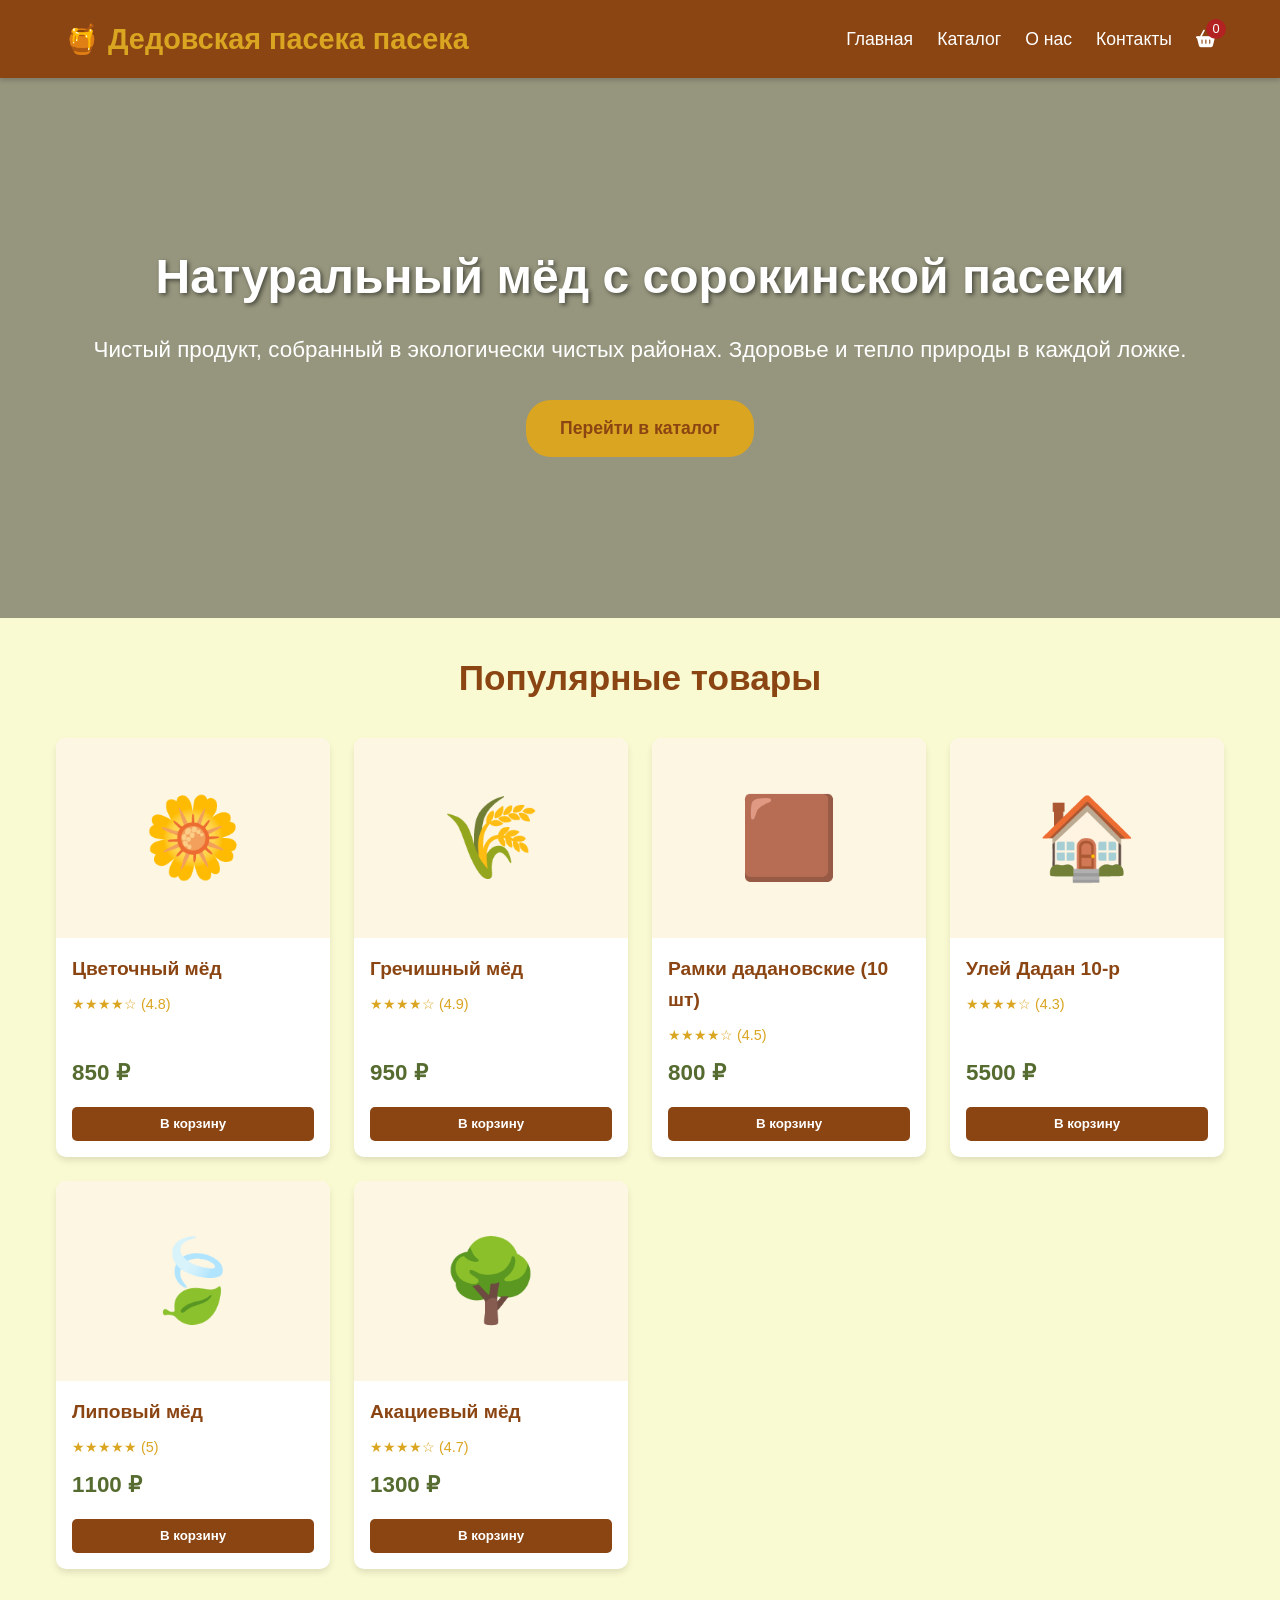
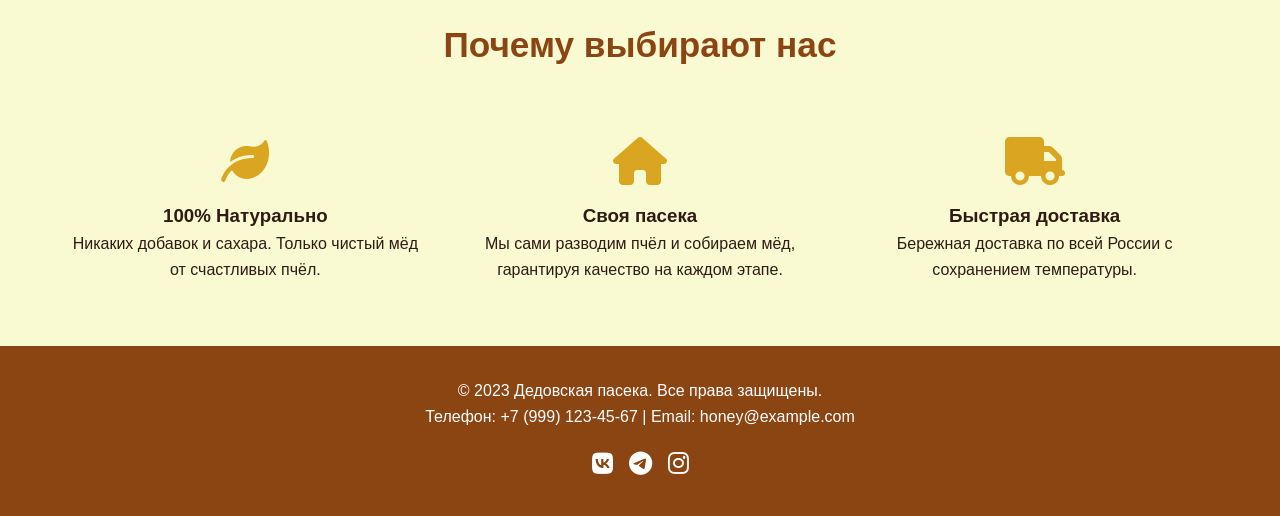
<file: index.html>
<!DOCTYPE html>
<html lang="ru">
<head>
    <meta charset="UTF-8">
    <meta name="viewport" content="width=device-width, initial-scale=1.0">
    <meta name="description" content="Дедовская пасека - натуральный мёд напрямую от пасечника.">
    <title>Дедовская пасека - Натуральный мёд</title>
    <link rel="stylesheet" href="https://cdnjs.cloudflare.com/ajax/libs/font-awesome/6.0.0/css/all.min.css">
    <link rel="stylesheet" href="style.css">
</head>
<body>
    <!-- Шапка -->
    <header>
        <a href="index.html" class="logo">🍯 Дедовская пасека пасека</a>
        <button id="hamburger" class="hamburger"><i class="fas fa-bars"></i></button>
        <ul id="nav-links" class="nav-links">
            <li><a href="index.html">Главная</a></li>
            <li><a href="catalog.html">Каталог</a></li>
            <li><a href="about.html">О нас</a></li>
            <li><a href="contacts.html">Контакты</a></li>
            <li>
                <a href="cart.html" class="cart-icon">
                    <i class="fas fa-shopping-basket"></i>
                    <span id="cart-count">0</span>
                </a>
            </li>
        </ul>
    </header>

    <!-- Главный баннер -->
    <section class="hero">
        <h1>Натуральный мёд с сорокинской пасеки</h1>
        <p>Чистый продукт, собранный в экологически чистых районах. Здоровье и тепло природы в каждой ложке.</p>
        <a href="catalog.html" class="btn">Перейти в каталог</a>
    </section>

    <!-- Популярные товары -->
    <main class="container">
        <h2 class="section-title">Популярные товары</h2>
        <div id="popular-products" class="products-grid">
            <!-- Товары генерируются через JS -->
        </div>

        <!-- Почему выбирают нас -->
        <h2 class="section-title" style="margin-top: 3rem;">Почему выбирают нас</h2>
        <div class="features">
            <div class="feature-item">
                <i class="fas fa-leaf"></i>
                <h3>100% Натурально</h3>
                <p>Никаких добавок и сахара. Только чистый мёд от счастливых пчёл.</p>
            </div>
            <div class="feature-item">
                <i class="fas fa-home"></i>
                <h3>Своя пасека</h3>
                <p>Мы сами разводим пчёл и собираем мёд, гарантируя качество на каждом этапе.</p>
            </div>
            <div class="feature-item">
                <i class="fas fa-truck"></i>
                <h3>Быстрая доставка</h3>
                <p>Бережная доставка по всей России с сохранением температуры.</p>
            </div>
        </div>
    </main>

    <!-- Подвал -->
    <footer>
        <p>&copy; 2023 Дедовская пасека. Все права защищены.</p>
        <p>Телефон: +7 (999) 123-45-67 | Email: honey@example.com</p>
        <div class="social-links">
            <a href="#"><i class="fab fa-vk"></i></a>
            <a href="#"><i class="fab fa-telegram"></i></a>
            <a href="#"><i class="fab fa-instagram"></i></a>
        </div>
    </footer>

    <script src="products.js"></script>
    <script src="script.js"></script>
</body>
</html>
</file>
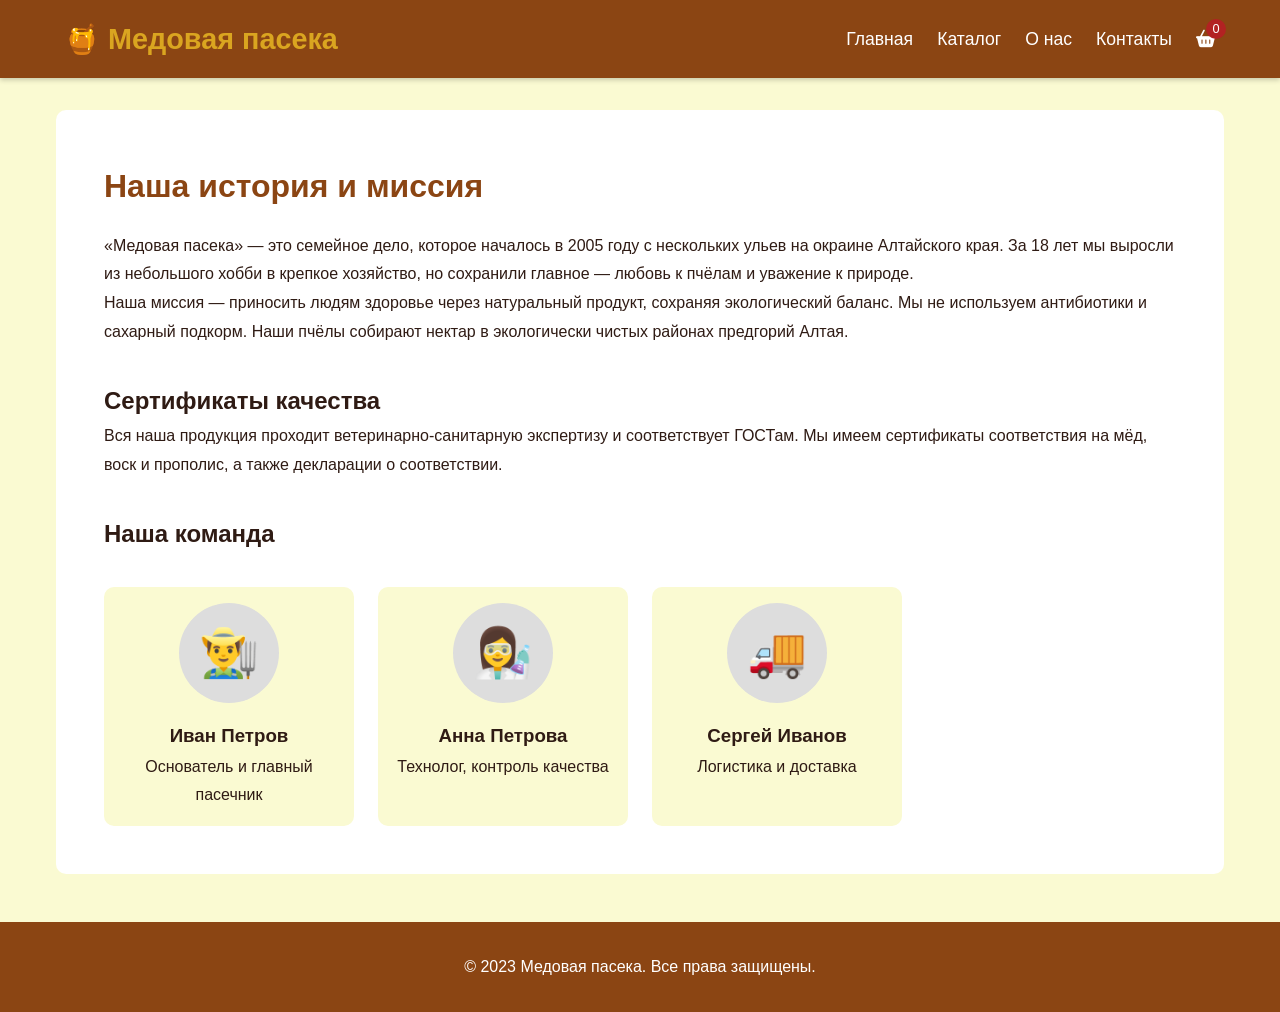
<file: about.html>
<!DOCTYPE html>
<html lang="ru">
<head>
    <meta charset="UTF-8">
    <meta name="viewport" content="width=device-width, initial-scale=1.0">
    <meta name="description" content="История пасеки, наша миссия и команда.">
    <title>О нас - Медовая пасека</title>
    <link rel="stylesheet" href="https://cdnjs.cloudflare.com/ajax/libs/font-awesome/6.0.0/css/all.min.css">
    <link rel="stylesheet" href="style.css">
</head>
<body>
    <header>
        <a href="index.html" class="logo">🍯 Медовая пасека</a>
        <button id="hamburger" class="hamburger"><i class="fas fa-bars"></i></button>
        <ul id="nav-links" class="nav-links">
            <li><a href="index.html">Главная</a></li>
            <li><a href="catalog.html">Каталог</a></li>
            <li><a href="about.html">О нас</a></li>
            <li><a href="contacts.html">Контакты</a></li>
            <li>
                <a href="cart.html" class="cart-icon">
                    <i class="fas fa-shopping-basket"></i>
                    <span id="cart-count">0</span>
                </a>
            </li>
        </ul>
    </header>

    <main class="container">
        <div class="content-page">
            <h1>Наша история и миссия</h1>
            <p>«Медовая пасека» — это семейное дело, которое началось в 2005 году с нескольких ульев на окраине Алтайского края. За 18 лет мы выросли из небольшого хобби в крепкое хозяйство, но сохранили главное — любовь к пчёлам и уважение к природе.</p>
            <p>Наша миссия — приносить людям здоровье через натуральный продукт, сохраняя экологический баланс. Мы не используем антибиотики и сахарный подкорм. Наши пчёлы собирают нектар в экологически чистых районах предгорий Алтая.</p>
            
            <h2 style="margin-top: 2rem;">Сертификаты качества</h2>
            <p>Вся наша продукция проходит ветеринарно-санитарную экспертизу и соответствует ГОСТам. Мы имеем сертификаты соответствия на мёд, воск и прополис, а также декларации о соответствии.</p>
            
            <h2 style="margin-top: 2rem;">Наша команда</h2>
            <div class="team-grid">
                <div class="team-card">
                    <div class="avatar">👨‍🌾</div>
                    <h3>Иван Петров</h3>
                    <p>Основатель и главный пасечник</p>
                </div>
                <div class="team-card">
                    <div class="avatar">👩‍🔬</div>
                    <h3>Анна Петрова</h3>
                    <p>Технолог, контроль качества</p>
                </div>
                <div class="team-card">
                    <div class="avatar">🚚</div>
                    <h3>Сергей Иванов</h3>
                    <p>Логистика и доставка</p>
                </div>
            </div>
        </div>
    </main>

    <footer>
        <p>&copy; 2023 Медовая пасека. Все права защищены.</p>
    </footer>

    <script src="products.js"></script>
    <script src="script.js"></script>
</body>
</html>
</file>
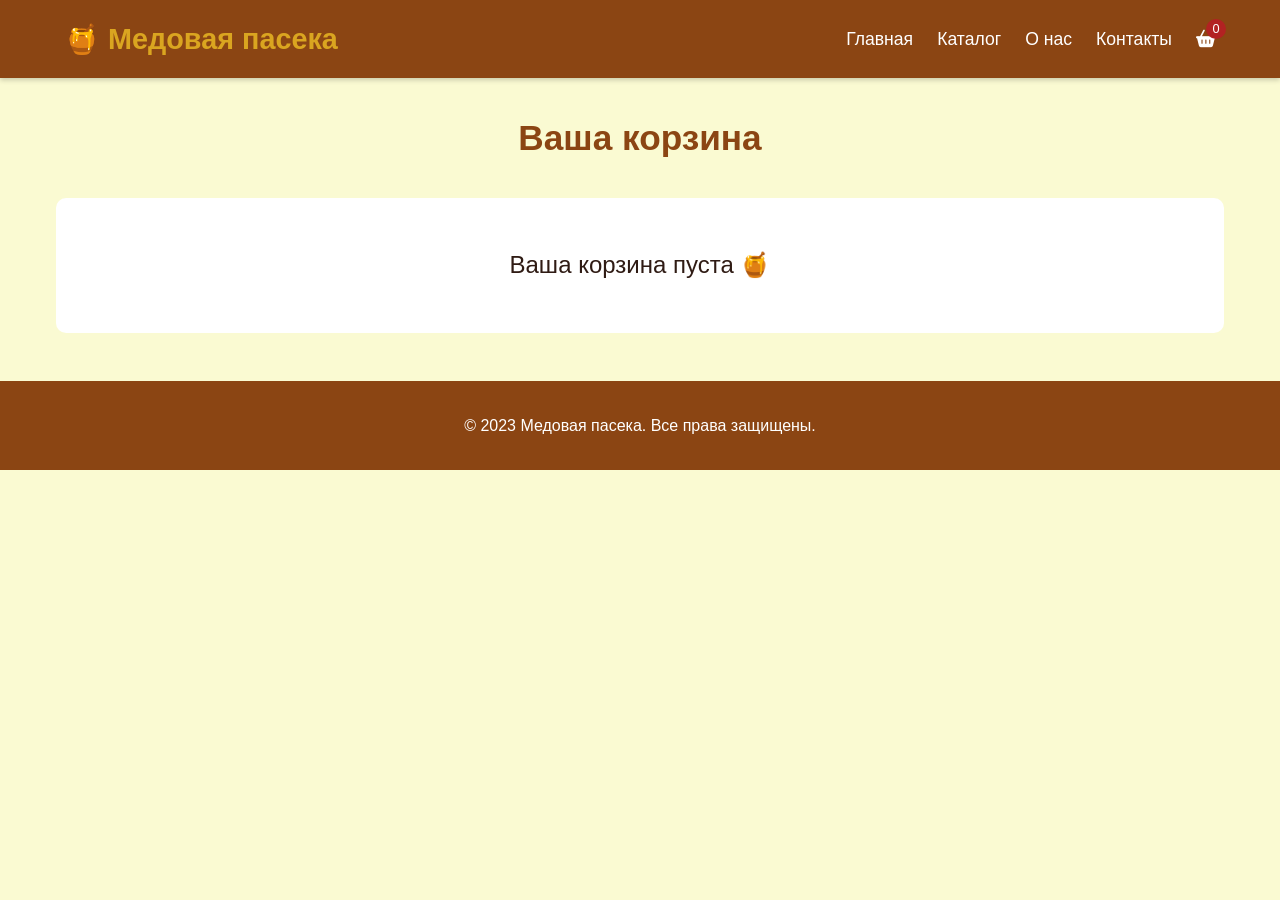
<file: cart.html>
<!DOCTYPE html>
<html lang="ru">
<head>
    <meta charset="UTF-8">
    <meta name="viewport" content="width=device-width, initial-scale=1.0">
    <title>Корзина - Медовая пасека</title>
    <link rel="stylesheet" href="https://cdnjs.cloudflare.com/ajax/libs/font-awesome/6.0.0/css/all.min.css">
    <link rel="stylesheet" href="style.css">
</head>
<body>
    <header>
        <a href="index.html" class="logo">🍯 Медовая пасека</a>
        <button id="hamburger" class="hamburger"><i class="fas fa-bars"></i></button>
        <ul id="nav-links" class="nav-links">
            <li><a href="index.html">Главная</a></li>
            <li><a href="catalog.html">Каталог</a></li>
            <li><a href="about.html">О нас</a></li>
            <li><a href="contacts.html">Контакты</a></li>
            <li>
                <a href="cart.html" class="cart-icon">
                    <i class="fas fa-shopping-basket"></i>
                    <span id="cart-count">0</span>
                </a>
            </li>
        </ul>
    </header>

    <main class="container">
        <h1 class="section-title">Ваша корзина</h1>
        
        <div id="cart-container">
            <!-- Рендер через JS -->
        </div>

        <div id="cart-summary" class="cart-summary">
            <div class="promo-group">
                <input type="text" id="promo-input" placeholder="Промокод (попробуйте HONEY10)">
                <button class="btn" onclick="applyPromo()" style="padding: 0.5rem 1rem; font-size: 0.9rem;">Применить</button>
            </div>
            <div>Итого: <span id="total-price" class="total-price">0 ₽</span></div>
            <button class="btn" onclick="checkout()">Оформить заказ</button>
        </div>
    </main>

    <!-- Модальное окно оформления заказа -->
    <div id="checkout-modal" class="modal-overlay">
        <div class="modal-content">
            <button class="modal-close" onclick="closeModal()">&times;</button>
            <h2 style="margin-bottom:1.5rem; color:var(--secondary);">Оформление заказа</h2>
            <form onsubmit="submitOrder(event)">
                <div class="form-group">
                    <label>Ваше имя *</label>
                    <input type="text" id="cust-name" required>
                </div>
                <div class="form-group">
                    <label>Телефон *</label>
                    <input type="tel" id="cust-phone" placeholder="+7 (___) ___-__-__" required>
                </div>
                <div class="form-group">
                    <label>Адрес доставки *</label>
                    <input type="text" id="cust-address" required>
                </div>
                <div class="form-group">
                    <label>Комментарий</label>
                    <textarea id="cust-comment"></textarea>
                </div>
                <button type="submit" class="btn" style="width:100%;">Отправить заказ</button>
            </form>
        </div>
    </div>

    <footer>
        <p>&copy; 2023 Медовая пасека. Все права защищены.</p>
    </footer>

    <script src="products.js"></script>
    <script src="script.js"></script>
</body>
</html>
</file>
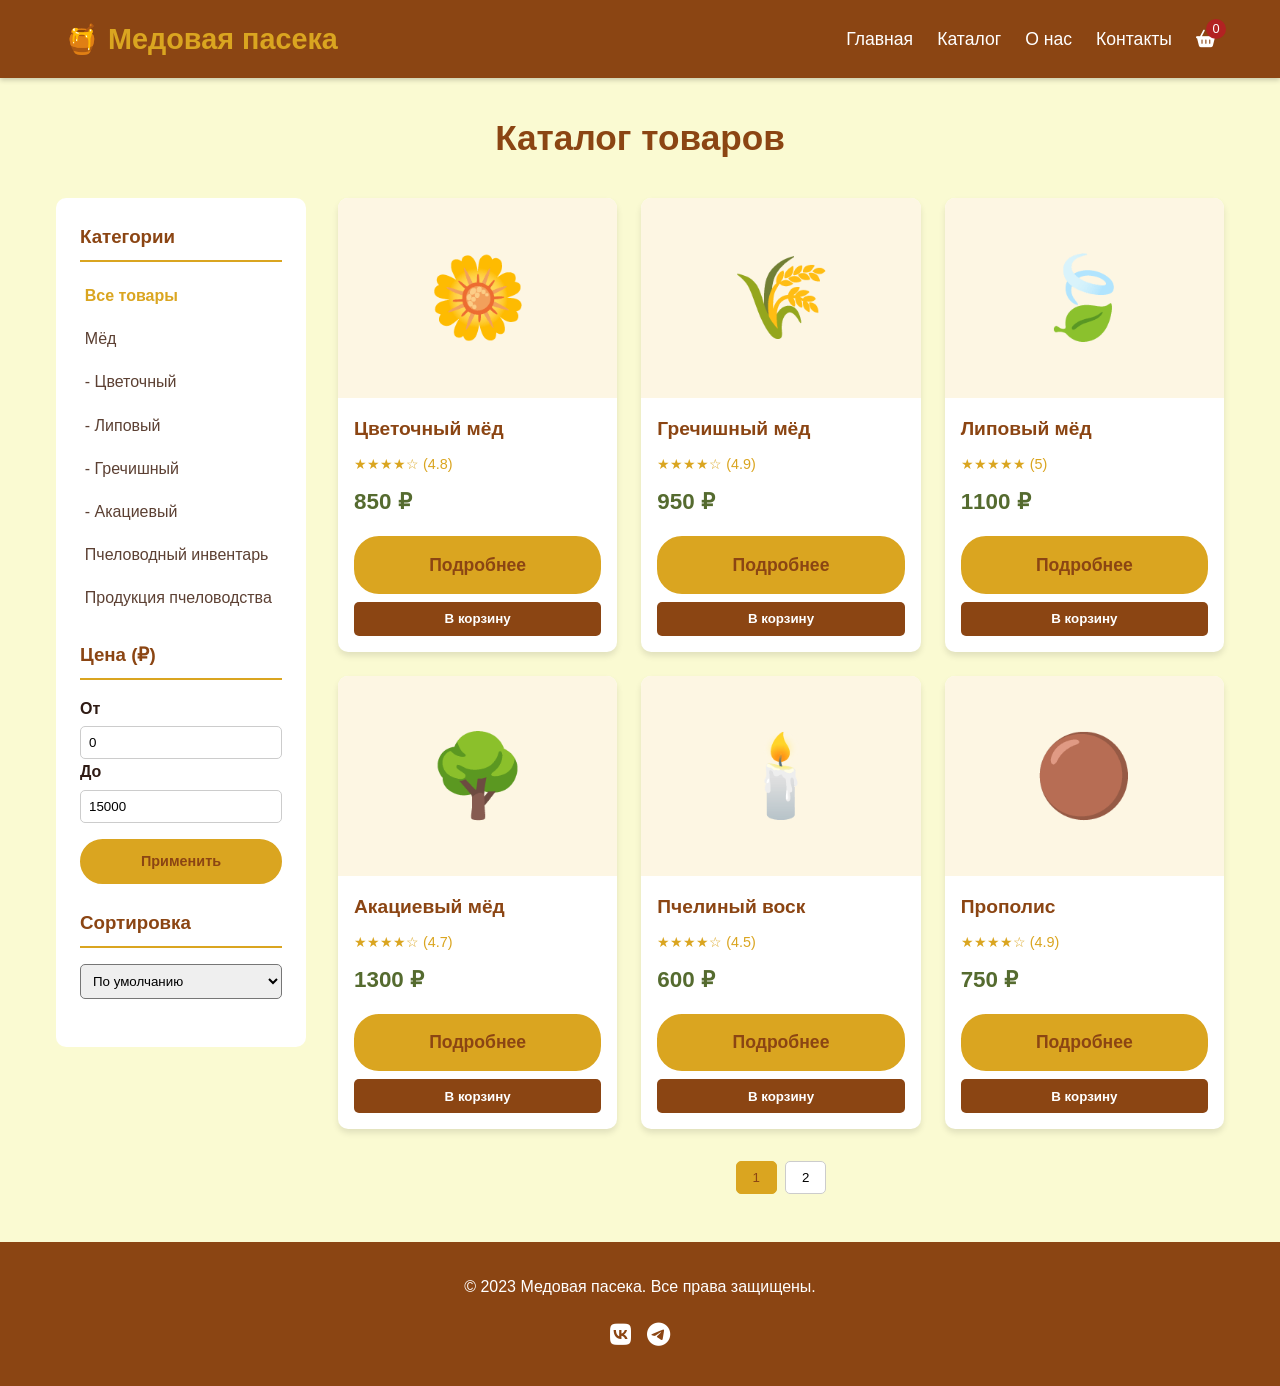
<file: catalog.html>
<!DOCTYPE html>
<html lang="ru">
<head>
    <meta charset="UTF-8">
    <meta name="viewport" content="width=device-width, initial-scale=1.0">
    <meta name="description" content="Каталог товаров: мёд, пчеловодный инвентарь, продукция пчеловодства.">
    <title>Каталог - Медовая пасека</title>
    <link rel="stylesheet" href="https://cdnjs.cloudflare.com/ajax/libs/font-awesome/6.0.0/css/all.min.css">
    <link rel="stylesheet" href="style.css">
</head>
<body>
    <header>
        <a href="index.html" class="logo">🍯 Медовая пасека</a>
        <button id="hamburger" class="hamburger"><i class="fas fa-bars"></i></button>
        <ul id="nav-links" class="nav-links">
            <li><a href="index.html">Главная</a></li>
            <li><a href="catalog.html">Каталог</a></li>
            <li><a href="about.html">О нас</a></li>
            <li><a href="contacts.html">Контакты</a></li>
            <li>
                <a href="cart.html" class="cart-icon">
                    <i class="fas fa-shopping-basket"></i>
                    <span id="cart-count">0</span>
                </a>
            </li>
        </ul>
    </header>

    <main class="container">
        <h1 class="section-title">Каталог товаров</h1>
        <div class="catalog-layout">
            <!-- Сайдбар -->
            <aside class="sidebar">
                <h3>Категории</h3>
                <ul>
                    <li><a href="#" data-cat="all" class="active">Все товары</a></li>
                    <li><a href="#" data-cat="honey">Мёд</a></li>
                    <li><a href="#" data-cat="flower"> - Цветочный</a></li>
                    <li><a href="#" data-cat="linden"> - Липовый</a></li>
                    <li><a href="#" data-cat="buckwheat"> - Гречишный</a></li>
                    <li><a href="#" data-cat="acacia"> - Акациевый</a></li>
                    <li><a href="#" data-cat="equipment">Пчеловодный инвентарь</a></li>
                    <li><a href="#" data-cat="bee-products">Продукция пчеловодства</a></li>
                </ul>

                <div class="filter-group">
                    <h3>Цена (₽)</h3>
                    <label>От</label>
                    <input type="number" id="min-price" value="0">
                    <label>До</label>
                    <input type="number" id="max-price" value="15000">
                    <button id="apply-filter" class="btn" style="margin-top:1rem; width:100%; font-size:0.9rem;">Применить</button>
                </div>

                <div class="filter-group">
                    <h3>Сортировка</h3>
                    <select id="sort-select" style="width:100%; padding:0.5rem; border-radius:5px;">
                        <option value="default">По умолчанию</option>
                        <option value="price-asc">Цена: по возрастанию</option>
                        <option value="price-desc">Цена: по убыванию</option>
                        <option value="name">По названию</option>
                    </select>
                </div>
            </aside>

            <!-- Товары -->
            <div class="catalog-main">
                <div id="catalog-grid" class="products-grid">
                    <!-- Рендер через JS -->
                </div>
                <div id="pagination" class="pagination">
                    <!-- Пагинация через JS -->
                </div>
            </div>
        </div>
    </main>

    <footer>
        <p>&copy; 2023 Медовая пасека. Все права защищены.</p>
        <div class="social-links">
            <a href="#"><i class="fab fa-vk"></i></a>
            <a href="#"><i class="fab fa-telegram"></i></a>
        </div>
    </footer>

    <script src="products.js"></script>
    <script src="script.js"></script>
</body>
</html>
</file>
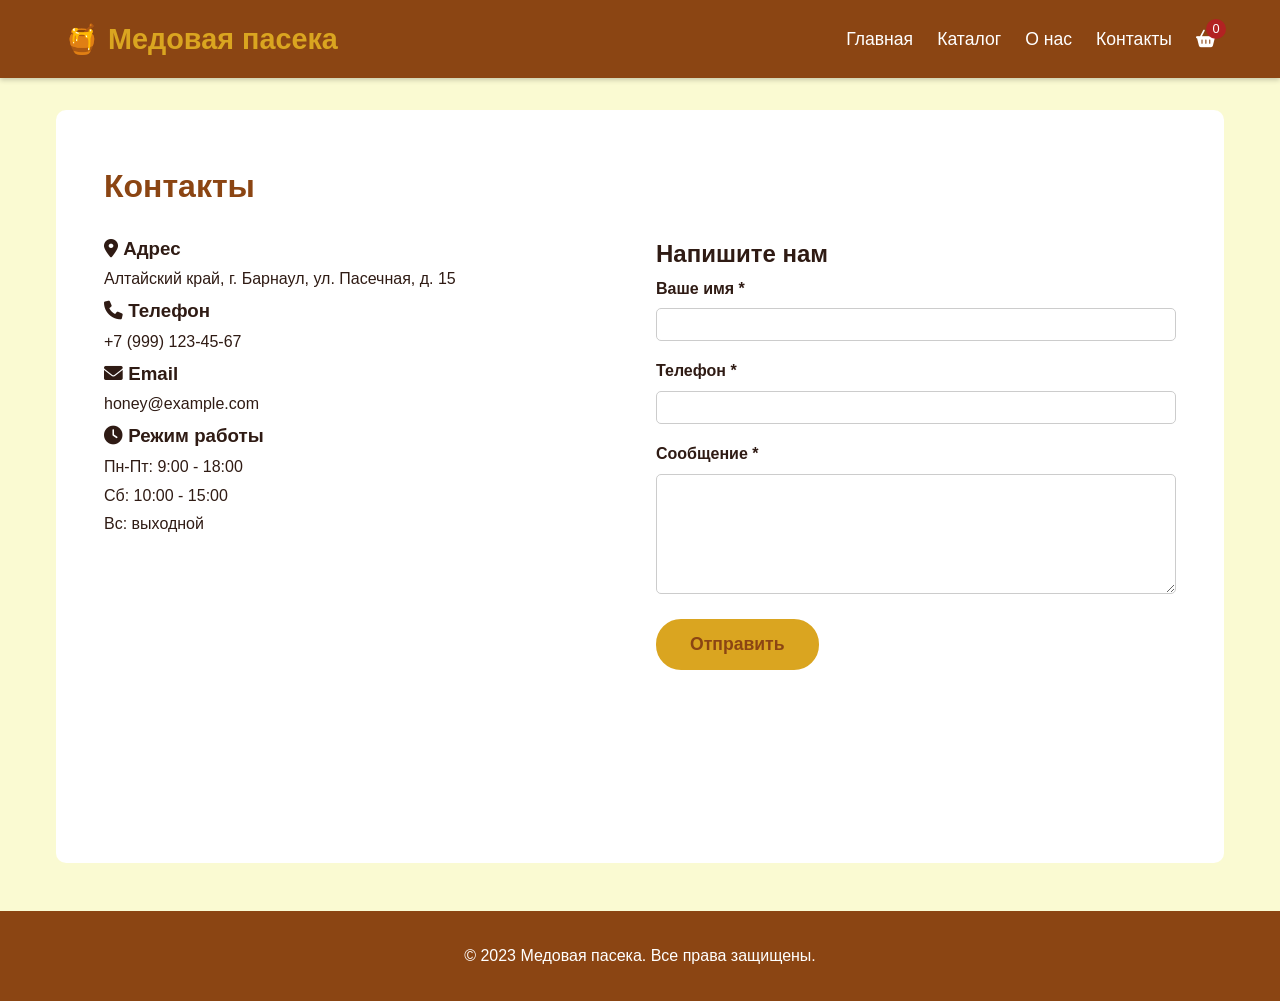
<file: contacts.html>
<!DOCTYPE html>
<html lang="ru">
<head>
    <meta charset="UTF-8">
    <meta name="viewport" content="width=device-width, initial-scale=1.0">
    <meta name="description" content="Контакты медовой пасеки. Адрес, телефон, форма обратной связи.">
    <title>Контакты - Медовая пасека</title>
    <link rel="stylesheet" href="https://cdnjs.cloudflare.com/ajax/libs/font-awesome/6.0.0/css/all.min.css">
    <link rel="stylesheet" href="style.css">
</head>
<body>
    <header>
        <a href="index.html" class="logo">🍯 Медовая пасека</a>
        <button id="hamburger" class="hamburger"><i class="fas fa-bars"></i></button>
        <ul id="nav-links" class="nav-links">
            <li><a href="index.html">Главная</a></li>
            <li><a href="catalog.html">Каталог</a></li>
            <li><a href="about.html">О нас</a></li>
            <li><a href="contacts.html">Контакты</a></li>
            <li>
                <a href="cart.html" class="cart-icon">
                    <i class="fas fa-shopping-basket"></i>
                    <span id="cart-count">0</span>
                </a>
            </li>
        </ul>
    </header>

    <main class="container">
        <div class="content-page">
            <h1>Контакты</h1>
            <div class="contact-grid">
                <div>
                    <h3><i class="fas fa-map-marker-alt"></i> Адрес</h3>
                    <p>Алтайский край, г. Барнаул, ул. Пасечная, д. 15</p>
                    
                    <h3><i class="fas fa-phone"></i> Телефон</h3>
                    <p><a href="tel:+79991234567">+7 (999) 123-45-67</a></p>
                    
                    <h3><i class="fas fa-envelope"></i> Email</h3>
                    <p><a href="mailto:honey@example.com">honey@example.com</a></p>

                    <h3><i class="fas fa-clock"></i> Режим работы</h3>
                    <p>Пн-Пт: 9:00 - 18:00<br>Сб: 10:00 - 15:00<br>Вс: выходной</p>

                    <!-- OpenStreetMap -->
                    <iframe src="https://www.openstreetmap.org/export/embed.html?bbox=83.7%2C53.3%2C83.8%2C53.4&layer=mapnik" style="width:100%; height:250px; border:0; border-radius:10px; margin-top:1rem;" loading="lazy"></iframe>
                </div>
                
                <div>
                    <h2>Напишите нам</h2>
                    <form id="contact-form">
                        <div class="form-group">
                            <label>Ваше имя *</label>
                            <input type="text" id="c-name">
                            <span id="err-name" class="error-msg">Введите имя</span>
                        </div>
                        <div class="form-group">
                            <label>Телефон *</label>
                            <input type="tel" id="c-phone">
                            <span id="err-phone" class="error-msg">Введите корректный номер</span>
                        </div>
                        <div class="form-group">
                            <label>Сообщение *</label>
                            <textarea id="c-msg"></textarea>
                            <span id="err-msg" class="error-msg">Введите сообщение</span>
                        </div>
                        <button type="submit" class="btn">Отправить</button>
                    </form>
                </div>
            </div>
        </div>
    </main>

    <footer>
        <p>&copy; 2023 Медовая пасека. Все права защищены.</p>
    </footer>

    <script src="products.js"></script>
    <script src="script.js"></script>
</body>
</html>
</file>
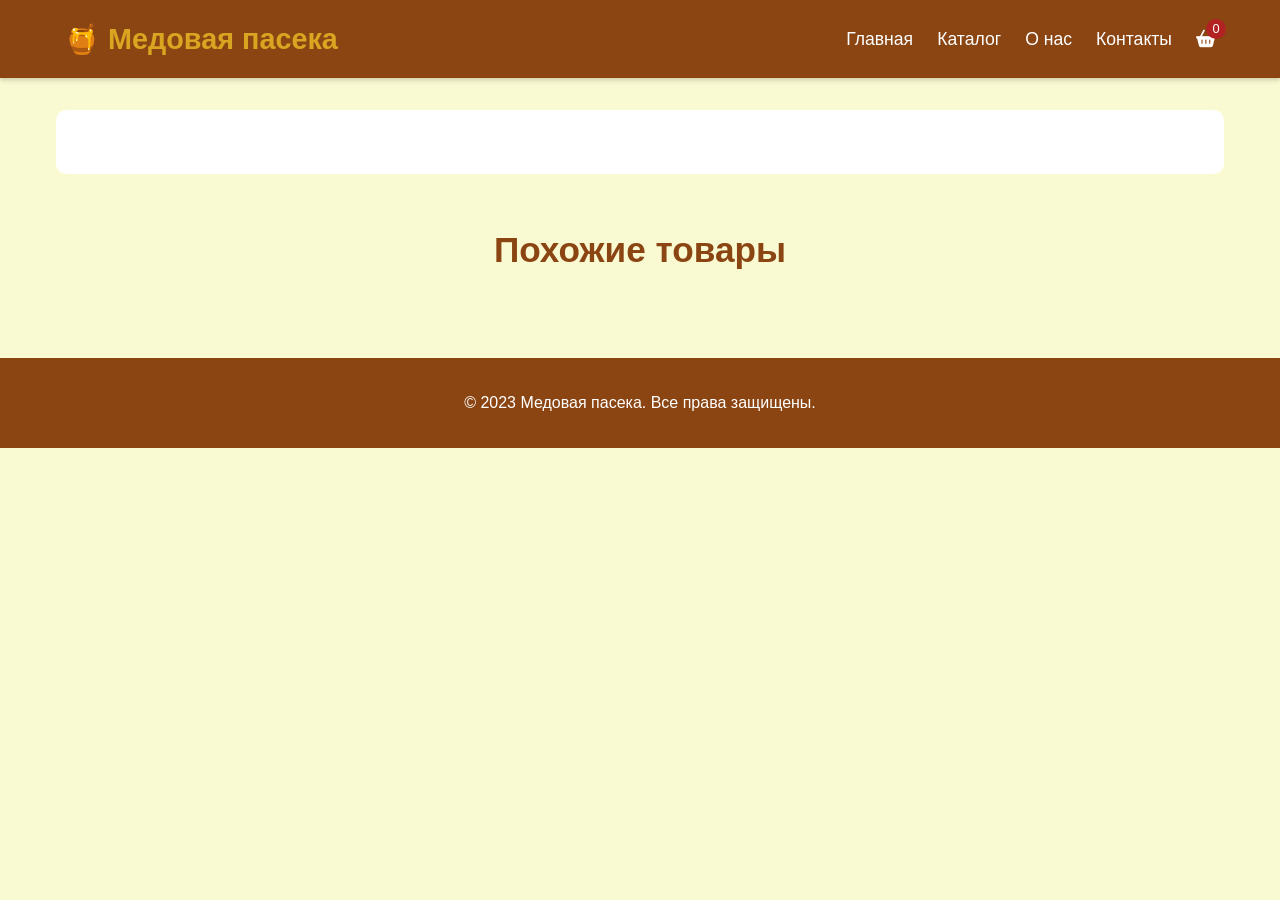
<file: product .html>
<!DOCTYPE html>
<html lang="ru">
<head>
    <meta charset="UTF-8">
    <meta name="viewport" content="width=device-width, initial-scale=1.0">
    <meta name="description" content="Купить натуральный мёд и пчеловодный инвентарь.">
    <title>Товар - Медовая пасека</title>
    <link rel="stylesheet" href="https://cdnjs.cloudflare.com/ajax/libs/font-awesome/6.0.0/css/all.min.css">
    <link rel="stylesheet" href="style.css">
</head>
<body>
    <header>
        <a href="index.html" class="logo">🍯 Медовая пасека</a>
        <button id="hamburger" class="hamburger"><i class="fas fa-bars"></i></button>
        <ul id="nav-links" class="nav-links">
            <li><a href="index.html">Главная</a></li>
            <li><a href="catalog.html">Каталог</a></li>
            <li><a href="about.html">О нас</a></li>
            <li><a href="contacts.html">Контакты</a></li>
            <li>
                <a href="cart.html" class="cart-icon">
                    <i class="fas fa-shopping-basket"></i>
                    <span id="cart-count">0</span>
                </a>
            </li>
        </ul>
    </header>

    <main class="container">
        <div id="product-detail" class="product-detail">
            <!-- Рендер через JS -->
        </div>

        <h2 class="section-title" style="margin-top:3rem;">Похожие товары</h2>
        <div id="similar-grid" class="products-grid">
            <!-- Рендер через JS -->
        </div>
    </main>

    <footer>
        <p>&copy; 2023 Медовая пасека. Все права защищены.</p>
    </footer>

    <script src="products.js"></script>
    <script src="script.js"></script>
</body>
</html>
</file>
<file: style.css>
/* style.css - Стили интернет-магазина */
:root {
    --primary: #DAA520; /* Золотистый */
    --secondary: #8B4513; /* Коричневый */
    --accent: #556B2F; /* Оливково-зелёный */
    --bg-light: #FAFAD2; /* Светло-бежевый */
    --bg-white: #FFFFFF;
    --text-dark: #2F1B14;
    --text-light: #5C4033;
    --danger: #B22222;
}

* { margin: 0; padding: 0; box-sizing: border-box; }
body { font-family: 'Helvetica Neue', Arial, sans-serif; background-color: var(--bg-light); color: var(--text-dark); line-height: 1.6; }
a { text-decoration: none; color: inherit; }
ul { list-style: none; }
img { max-width: 100%; display: block; }
button { cursor: pointer; font-family: inherit; border: none; }
input, textarea { font-family: inherit; }

/* Шапка */
header { background-color: var(--secondary); color: #fff; padding: 1rem 5%; display: flex; justify-content: space-between; align-items: center; position: sticky; top: 0; z-index: 100; box-shadow: 0 2px 5px rgba(0,0,0,0.2); }
.logo { font-size: 1.8rem; font-weight: bold; color: var(--primary); }
.nav-links { display: flex; gap: 1.5rem; align-items: center; }
.nav-links a { color: #fff; font-size: 1.1rem; transition: color 0.3s; }
.nav-links a:hover { color: var(--primary); }
.cart-icon { position: relative; font-size: 1.5rem; color: var(--primary); }
#cart-count { position: absolute; top: -10px; right: -10px; background: var(--danger); color: #fff; border-radius: 50%; width: 20px; height: 20px; font-size: 0.8rem; display: flex; justify-content: center; align-items: center; }
.hamburger { display: none; font-size: 2rem; background: none; color: #fff; }

/* Главная страница */
.hero { background: linear-gradient(rgba(0,0,0,0.4), rgba(0,0,0,0.4)), url('https://images.unsplash.com/photo-1587049352233-ba6a7c565f28?ixlib=rb-1.2.1&auto=format&fit=crop&w=1920&q=80') center/cover; height: 60vh; display: flex; flex-direction: column; align-items: center; justify-content: center; text-align: center; color: #fff; padding: 2rem; }
.hero h1 { font-size: 3rem; margin-bottom: 1rem; text-shadow: 2px 2px 4px rgba(0,0,0,0.5); }
.hero p { font-size: 1.4rem; margin-bottom: 2rem; }
.btn { background: var(--primary); color: var(--secondary); padding: 0.8rem 2rem; font-weight: bold; border-radius: 25px; font-size: 1.1rem; transition: background 0.3s; border: 2px solid var(--primary); }
.btn:hover { background: transparent; color: var(--primary); }
.btn-outline { background: transparent; color: #fff; border-color: #fff; }
.btn-outline:hover { background: #fff; color: var(--secondary); }

.container { max-width: 1200px; margin: 2rem auto; padding: 0 1rem; }
.section-title { text-align: center; font-size: 2.2rem; color: var(--secondary); margin-bottom: 2rem; }

/* Сетка товаров */
.products-grid { display: grid; grid-template-columns: repeat(auto-fill, minmax(260px, 1fr)); gap: 1.5rem; }
.card { background: var(--bg-white); border-radius: 10px; overflow: hidden; box-shadow: 0 4px 6px rgba(0,0,0,0.1); transition: transform 0.3s, box-shadow 0.3s; display: flex; flex-direction: column; }
.card:hover { transform: translateY(-5px); box-shadow: 0 8px 12px rgba(0,0,0,0.15); }
.card-img { height: 200px; display: flex; align-items: center; justify-content: center; background: #fdf6e3; font-size: 5rem; }
.card-body { padding: 1rem; flex-grow: 1; display: flex; flex-direction: column; }
.card-body h3 { font-size: 1.2rem; color: var(--secondary); margin-bottom: 0.5rem; }
.card-body .price { font-size: 1.4rem; font-weight: bold; color: var(--accent); margin-top: auto; margin-bottom: 1rem; }
.card-body .rating { color: var(--primary); font-size: 0.9rem; margin-bottom: 0.5rem; }
.add-to-cart-btn { background: var(--secondary); color: #fff; padding: 0.6rem; border-radius: 5px; font-weight: bold; width: 100%; transition: background 0.3s; }
.add-to-cart-btn:hover { background: var(--accent); }

/* Преимущества */
.features { display: flex; justify-content: space-around; flex-wrap: wrap; gap: 1rem; margin: 3rem 0; text-align: center; }
.feature-item { flex: 1 1 200px; padding: 1rem; }
.feature-item i { font-size: 3rem; color: var(--primary); margin-bottom: 1rem; }

/* Каталог */
.catalog-layout { display: grid; grid-template-columns: 250px 1fr; gap: 2rem; }
.sidebar { background: var(--bg-white); padding: 1.5rem; border-radius: 10px; height: fit-content; }
.sidebar h3 { margin-bottom: 1rem; color: var(--secondary); border-bottom: 2px solid var(--primary); padding-bottom: 0.5rem; }
.sidebar ul li { margin-bottom: 0.5rem; }
.sidebar a { color: var(--text-light); transition: color 0.3s; display: block; padding: 0.3rem; }
.sidebar a:hover, .sidebar a.active { color: var(--primary); font-weight: bold; }
.filter-group { margin: 1.5rem 0; }
.filter-group label { display: block; margin-bottom: 0.3rem; font-weight: bold; color: var(--text-dark); }
.filter-group input { width: 100%; padding: 0.5rem; border: 1px solid #ccc; border-radius: 5px; }
.pagination { display: flex; justify-content: center; gap: 0.5rem; margin-top: 2rem; }
.pagination button { background: var(--bg-white); border: 1px solid #ccc; padding: 0.5rem 1rem; border-radius: 5px; transition: all 0.3s; }
.pagination button.active { background: var(--primary); color: var(--secondary); border-color: var(--primary); }

/* Страница товара */
.product-detail { display: grid; grid-template-columns: 1fr 1fr; gap: 2rem; background: var(--bg-white); padding: 2rem; border-radius: 10px; }
.gallery { display: flex; flex-direction: column; gap: 1rem; }
.main-image { height: 400px; background: #fdf6e3; display: flex; align-items: center; justify-content: center; font-size: 10rem; border-radius: 10px; }
.thumbnails { display: flex; gap: 0.5rem; }
.thumb { width: 80px; height: 80px; background: #fdf6e3; display: flex; align-items: center; justify-content: center; font-size: 2.5rem; border: 2px solid transparent; cursor: pointer; }
.thumb.active { border-color: var(--primary); }
.detail-info h1 { font-size: 2rem; color: var(--secondary); margin-bottom: 0.5rem; }
.detail-info .price { font-size: 2.5rem; color: var(--accent); font-weight: bold; margin: 1rem 0; }
.quantity-selector { display: flex; align-items: center; gap: 1rem; margin-bottom: 1.5rem; }
.qty-btn { width: 40px; height: 40px; border: 1px solid #ccc; background: #f8f8f8; font-size: 1.2rem; border-radius: 5px; display: flex; align-items: center; justify-content: center; }
.qty-input { width: 60px; text-align: center; font-size: 1.2rem; border: 1px solid #ccc; border-radius: 5px; padding: 0.5rem; }
.char-table { width: 100%; border-collapse: collapse; margin-top: 1rem; }
.char-table td { padding: 0.5rem; border-bottom: 1px solid #eee; }
.char-table td:first-child { font-weight: bold; width: 40%; color: var(--text-light); }

/* Корзина */
.cart-table { width: 100%; border-collapse: collapse; background: var(--bg-white); border-radius: 10px; overflow: hidden; }
.cart-table th, .cart-table td { padding: 1rem; text-align: left; border-bottom: 1px solid #eee; }
.cart-table th { background: var(--secondary); color: #fff; }
.cart-item-img { font-size: 2rem; }
.cart-qty { display: flex; align-items: center; gap: 0.5rem; }
.cart-remove { color: var(--danger); background: none; font-size: 1.2rem; }
.cart-summary { background: var(--bg-white); padding: 2rem; border-radius: 10px; margin-top: 2rem; text-align: right; }
.promo-group { display: flex; gap: 0.5rem; justify-content: flex-end; margin-bottom: 1rem; }
.promo-group input { padding: 0.5rem; border: 1px solid #ccc; border-radius: 5px; }
.total-price { font-size: 2rem; font-weight: bold; color: var(--secondary); margin-bottom: 1rem; }
.cart-empty { text-align: center; font-size: 1.5rem; padding: 3rem; background: #fff; border-radius: 10px; }

/* Модальное окно */
.modal-overlay { position: fixed; inset: 0; background: rgba(0,0,0,0.5); display: none; justify-content: center; align-items: center; z-index: 1000; }
.modal-overlay.active { display: flex; }
.modal-content { background: #fff; padding: 2rem; border-radius: 10px; width: 100%; max-width: 500px; position: relative; }
.modal-close { position: absolute; top: 10px; right: 15px; font-size: 1.5rem; background: none; color: #666; }

/* О нас и Контакты */
.content-page { background: #fff; padding: 3rem; border-radius: 10px; line-height: 1.8; }
.content-page h1 { color: var(--secondary); margin-bottom: 1rem; }
.team-grid { display: grid; grid-template-columns: repeat(auto-fill, minmax(200px, 1fr)); gap: 1.5rem; margin-top: 2rem; }
.team-card { text-align: center; background: var(--bg-light); padding: 1rem; border-radius: 10px; }
.team-card .avatar { width: 100px; height: 100px; background: #ddd; border-radius: 50%; margin: 0 auto 1rem; display: flex; align-items: center; justify-content: center; font-size: 3rem; }
.contact-grid { display: grid; grid-template-columns: 1fr 1fr; gap: 2rem; }
.form-group { margin-bottom: 1rem; }
.form-group label { display: block; margin-bottom: 0.3rem; font-weight: bold; }
.form-group input, .form-group textarea { width: 100%; padding: 0.5rem; border: 1px solid #ccc; border-radius: 5px; }
.form-group textarea { height: 120px; }
.error-msg { color: var(--danger); font-size: 0.8rem; display: none; margin-top: 0.2rem; }

/* Подвал */
footer { background: var(--secondary); color: #fff; padding: 2rem 5%; margin-top: 3rem; text-align: center; }
.social-links { margin-top: 1rem; display: flex; justify-content: center; gap: 1rem; }
.social-links a { color: #fff; font-size: 1.5rem; transition: color 0.3s; }
.social-links a:hover { color: var(--primary); }

/* Адаптивность */
@media (max-width: 768px) {
    .nav-links { display: none; flex-direction: column; position: absolute; top: 100%; left: 0; width: 100%; background: var(--secondary); padding: 1rem; gap: 1rem; }
    .nav-links.active { display: flex; }
    .hamburger { display: block; }
    .hero h1 { font-size: 2rem; }
    .catalog-layout { grid-template-columns: 1fr; }
    .product-detail { grid-template-columns: 1fr; }
    .contact-grid { grid-template-columns: 1fr; }
    .cart-table { font-size: 0.9rem; }
}
@media (max-width: 480px) {
    .hero { height: 50vh; }
    .main-image { height: 250px; }
    .cart-table thead { display: none; }
    .cart-table tr { display: flex; flex-direction: column; margin-bottom: 1rem; border: 1px solid #eee; border-radius: 5px; padding: 1rem; }
    .cart-table td { border-bottom: none; text-align: right; display: flex; justify-content: space-between; padding: 0.3rem 0; }
    .cart-table td::before { content: attr(data-label); font-weight: bold; text-align: left; }
}
</file>
